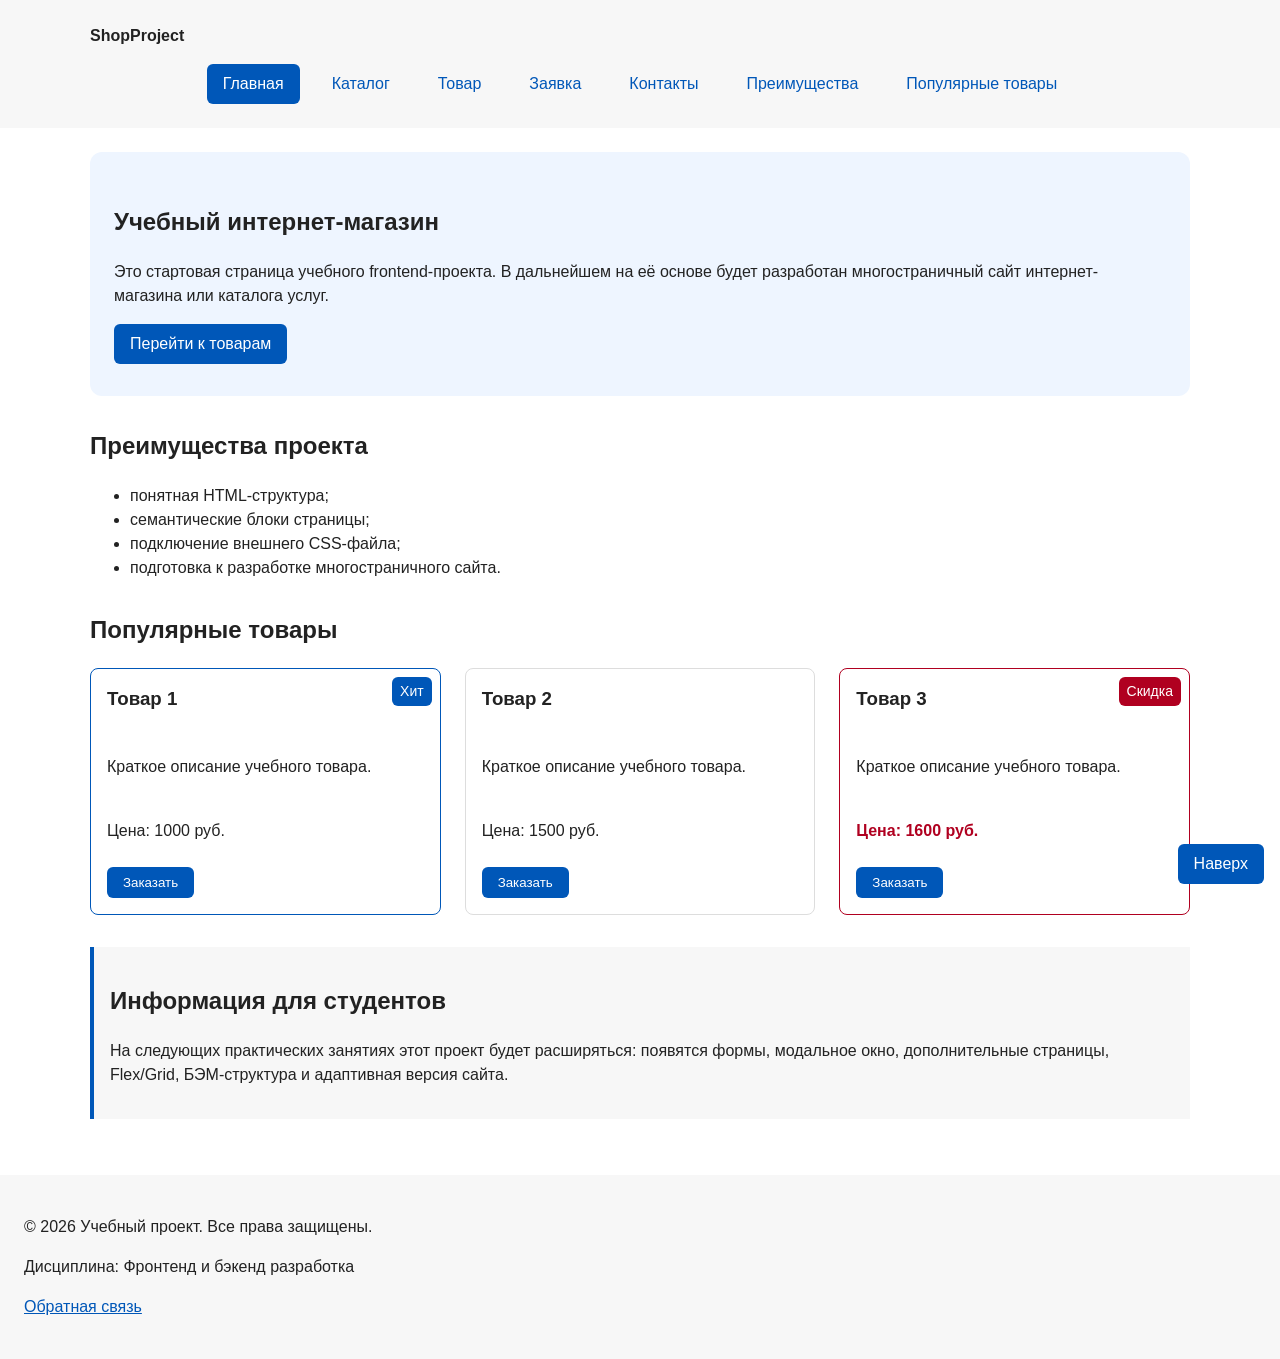
<file: index.html>
<!DOCTYPE html>
<html lang="ru">
<head>
  <meta charset="UTF-8">
  <meta name="viewport" content="width=device-width, initial-scale=1.0">
  <meta name="description" content="Главная страница учебного интернет-магазина: преимущества проекта и популярные товары.">
  <title>Главная — Учебный интернет-магазин</title>
  <link rel="stylesheet" href="css/style.css">
  <script src="js/main.js" defer></script>
</head>
<body id="top">
  <a class="skip-link" href="#main-content">Перейти к содержанию</a>
  <header class="site-header">
    <div class="site-header__inner">
      <a class="site-header__logo" href="index.html">ShopProject</a>

      <nav class="site-nav" aria-label="Основная навигация">
        <ul class="site-nav__list">
          <li class="site-nav__item"><a class="site-nav__link site-nav__link--active" href="index.html" aria-current="page">Главная</a></li>
          <li class="site-nav__item"><a class="site-nav__link" href="catalog.html">Каталог</a></li>
          <li class="site-nav__item"><a class="site-nav__link" href="product.html">Товар</a></li>
          <li class="site-nav__item"><a class="site-nav__link" href="order.html">Заявка</a></li>
          <li class="site-nav__item"><a class="site-nav__link" href="contacts.html">Контакты</a></li>
          <li class="site-nav__item"><a class="site-nav__link" href="index.html#advantages">Преимущества</a></li>
          <li class="site-nav__item"><a class="site-nav__link" href="index.html#popular">Популярные товары</a></li>
        </ul>
      </nav>
    </div>
  </header>

  <main id="main-content">

    <section class="hero">
      <h1 class="hero__title">Учебный интернет-магазин</h1>
      <p class="hero__text">
        Это стартовая страница учебного frontend-проекта.
        В дальнейшем на её основе будет разработан многостраничный сайт
        интернет-магазина или каталога услуг.
      </p>
      <a class="button hero__button" href="#popular">Перейти к товарам</a>
    </section>

    <section class="section" id="advantages">
      <h2 class="section__title">Преимущества проекта</h2>

      <ul class="advantages">
        <li>понятная HTML-структура;</li>
        <li>семантические блоки страницы;</li>
        <li>подключение внешнего CSS-файла;</li>
        <li>подготовка к разработке многостраничного сайта.</li>
      </ul>
    </section>

    <section class="section" id="popular">
      <h2 class="section__title">Популярные товары</h2>

      <div class="products-grid">
        <article class="product-card product-card--featured">
          <span class="product-card__badge">Хит</span>
          <h3 class="product-card__title">Товар 1</h3>
          <p class="product-card__description">Краткое описание учебного товара.</p>
          <p class="product-card__price">Цена: 1000 руб.</p>
          <button class="button product-card__button" type="button" data-product="Товар 1">
            Заказать
          </button>
        </article>

        <article class="product-card">
          <h3 class="product-card__title">Товар 2</h3>
          <p class="product-card__description">Краткое описание учебного товара.</p>
          <p class="product-card__price">Цена: 1500 руб.</p>
          <button class="button product-card__button" type="button" data-product="Товар 2">
            Заказать
          </button>
        </article>

        <article class="product-card product-card--discount">
          <span class="product-card__badge product-card__badge--discount">Скидка</span>
          <h3 class="product-card__title">Товар 3</h3>
          <p class="product-card__description">Краткое описание учебного товара.</p>
          <p class="product-card__price">Цена: 1600 руб.</p>
          <button class="button product-card__button" type="button" data-product="Товар 3">
            Заказать
          </button>
        </article>
      </div>
    </section>

    <aside class="aside-info">
      <h2 class="aside-info__title">Информация для студентов</h2>
      <p class="aside-info__text">
        На следующих практических занятиях этот проект будет расширяться:
        появятся формы, модальное окно, дополнительные страницы, Flex/Grid,
        БЭМ-структура и адаптивная версия сайта.
      </p>
    </aside>
  </main>

  <footer class="site-footer" id="contacts">
    <p class="site-footer__text">&copy; 2026 Учебный проект. Все права защищены.</p>
    <p class="site-footer__text">Дисциплина: Фронтенд и бэкенд разработка</p>
    <p class="site-footer__text"><a href="index.html#contacts">Обратная связь</a></p>
  </footer>

  <dialog class="order-dialog" id="order-dialog" aria-labelledby="order-dialog-title">
    <h2 class="order-dialog__title" id="order-dialog-title">Оформление заявки</h2>

    <form class="order-form" id="order-form" action="#" method="post" novalidate>
      <input id="selected-product" name="selected-product" type="hidden">

      <div class="order-form__field">
        <label class="order-form__label" for="order-name">Имя</label>
        <input
          class="order-form__input"
          id="order-name"
          name="name"
          type="text"
          placeholder="Введите ваше имя"
          minlength="2"
          autocomplete="given-name"
          required
        >
      </div>

      <div class="order-form__field">
        <label class="order-form__label" for="order-email">E-mail</label>
        <input
          class="order-form__input"
          id="order-email"
          name="email"
          type="email"
          placeholder="example@mail.ru"
          autocomplete="email"
          required
        >
      </div>

      <div class="order-form__field">
        <label class="order-form__label" for="order-phone">Телефон</label>
        <input
          class="order-form__input"
          id="order-phone"
          name="phone"
          type="tel"
          inputmode="tel"
          placeholder="+7 (900) 000-00-00"
          pattern="^\+7 \(\d{3}\) \d{3}-\d{2}-\d{2}$"
          required
        >
        <small class="order-form__hint">Формат: +7 (900) 000-00-00</small>
      </div>

      <div class="order-form__field">
        <label class="order-form__label" for="order-date">Дата связи</label>
        <input class="order-form__input" id="order-date" name="date" type="date">
      </div>

      <div class="order-form__field">
        <label class="order-form__label" for="order-topic">Тема заявки</label>
        <select class="order-form__select" id="order-topic" name="topic" required>
          <option value="">Выберите тему</option>
          <option value="product">Заказ товара</option>
          <option value="consultation">Консультация</option>
          <option value="delivery">Доставка</option>
        </select>
      </div>

      <div class="order-form__field">
        <label class="order-form__label" for="order-comment">Комментарий</label>
        <textarea
          class="order-form__textarea"
          id="order-comment"
          name="comment"
          rows="4"
          placeholder="Укажите дополнительную информацию"
        ></textarea>
      </div>

      <div class="order-form__field order-form__field--checkbox">
        <label class="order-form__label">
          <input class="order-form__checkbox" id="order-agreement" name="agreement" type="checkbox" required>
          Я согласен на обработку данных
        </label>
      </div>

      <div class="order-form__actions">
        <button class="button button--secondary" type="button" id="close-order-dialog">Закрыть</button>
        <button class="button button--primary" type="submit">Отправить заявку</button>
      </div>
    </form>
  </dialog>

  <p class="success-message" id="success-message" hidden>
    Форма успешно отправлена!
  </p>

  <a class="button back-to-top" href="#top">Наверх</a>
</body>
</html>
</file>
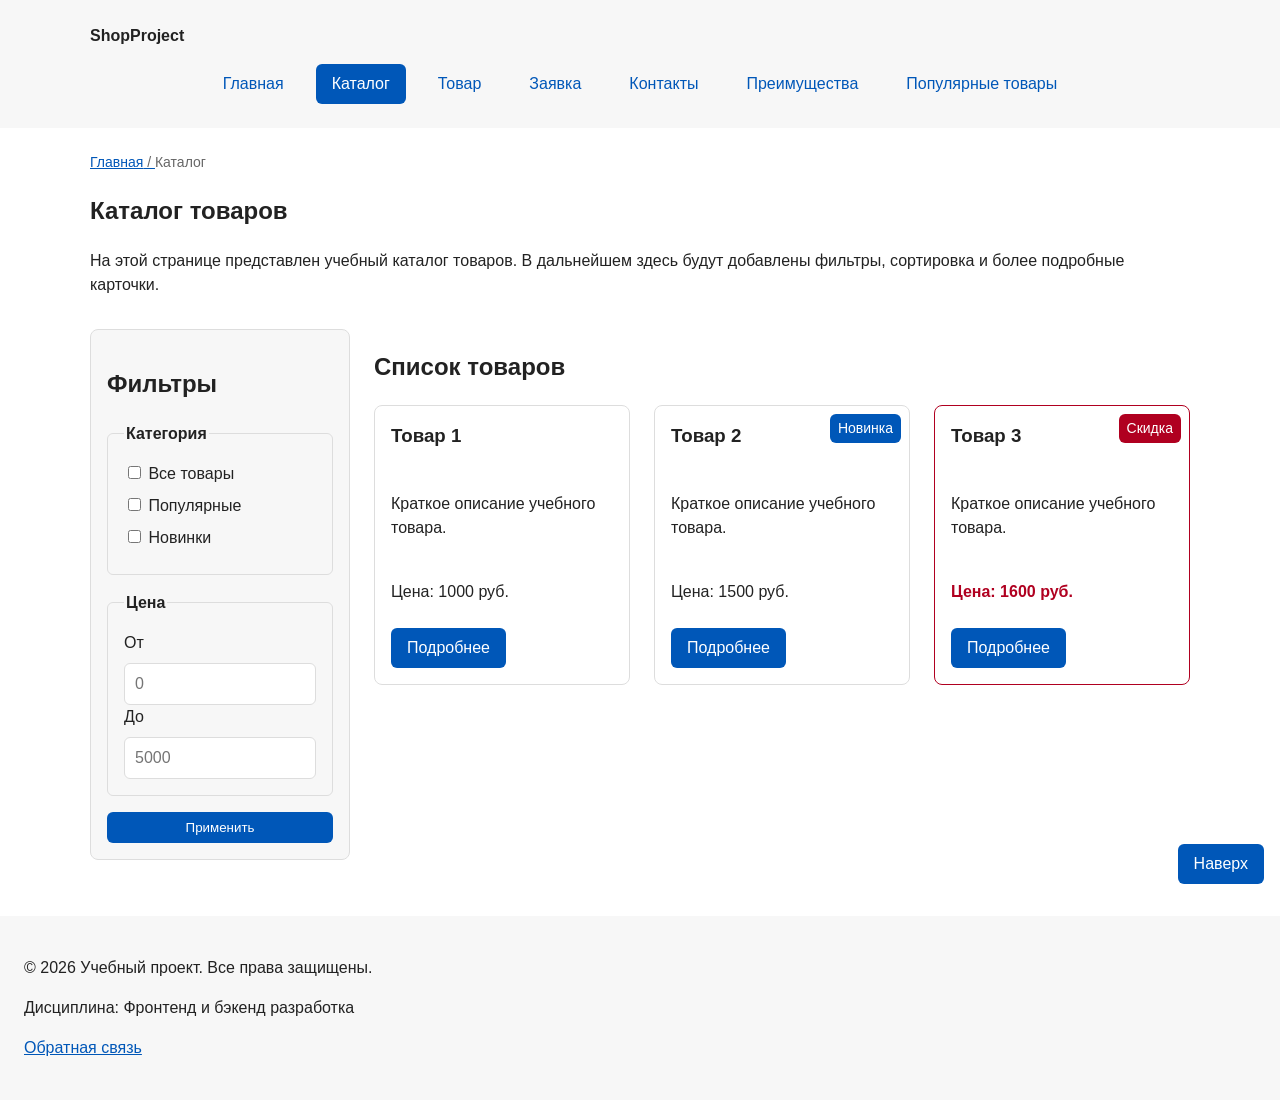
<file: catalog.html>
<!DOCTYPE html>
<html lang="ru">
<head>
  <meta charset="UTF-8">
  <meta name="viewport" content="width=device-width, initial-scale=1.0">
  <meta name="description" content="Каталог товаров учебного интернет-магазина.">
  <title>Каталог товаров — Учебный интернет-магазин</title>
  <link rel="stylesheet" href="css/style.css">
</head>
<body id="top">
  <a class="skip-link" href="#main-content">Перейти к содержанию</a>
  <header class="site-header">
    <div class="site-header__inner">
      <a class="site-header__logo" href="index.html">ShopProject</a>

      <nav class="site-nav" aria-label="Основная навигация">
        <ul class="site-nav__list">
          <li class="site-nav__item"><a class="site-nav__link" href="index.html">Главная</a></li>
          <li class="site-nav__item"><a class="site-nav__link site-nav__link--active" href="catalog.html" aria-current="page">Каталог</a></li>
          <li class="site-nav__item"><a class="site-nav__link" href="product.html">Товар</a></li>
          <li class="site-nav__item"><a class="site-nav__link" href="order.html">Заявка</a></li>
          <li class="site-nav__item"><a class="site-nav__link" href="contacts.html">Контакты</a></li>
          <li class="site-nav__item"><a class="site-nav__link" href="index.html#advantages">Преимущества</a></li>
          <li class="site-nav__item"><a class="site-nav__link" href="index.html#popular">Популярные товары</a></li>
        </ul>
      </nav>
    </div>
  </header>

  <main id="main-content">
    <nav class="breadcrumbs" aria-label="Хлебные крошки">
      <a class="breadcrumbs__link" href="index.html">Главная</a>
      <span class="breadcrumbs__current">Каталог</span>
    </nav>

    <section class="section">
      <h1>Каталог товаров</h1>
      <p>
        На этой странице представлен учебный каталог товаров.
        В дальнейшем здесь будут добавлены фильтры, сортировка и более
        подробные карточки.
      </p>
    </section>

    <section class="catalog-layout">
      <aside class="catalog-filters">
        <h2 class="catalog-filters__title">Фильтры</h2>

        <form class="catalog-filters__form" action="#" method="get">
          <fieldset class="catalog-filters__group">
            <legend class="catalog-filters__legend">Категория</legend>

            <label class="catalog-filters__label">
              <input type="checkbox" name="category" value="all">
              Все товары
            </label>

            <label class="catalog-filters__label">
              <input type="checkbox" name="category" value="popular">
              Популярные
            </label>

            <label class="catalog-filters__label">
              <input type="checkbox" name="category" value="new">
              Новинки
            </label>
          </fieldset>

          <fieldset class="catalog-filters__group">
            <legend class="catalog-filters__legend">Цена</legend>

            <label class="catalog-filters__label" for="price-from">От</label>
            <input class="catalog-filters__input" id="price-from" name="price-from" type="number" min="0" placeholder="0">

            <label class="catalog-filters__label" for="price-to">До</label>
            <input class="catalog-filters__input" id="price-to" name="price-to" type="number" min="0" placeholder="5000">
          </fieldset>

          <button class="button" type="submit">Применить</button>
        </form>
      </aside>

      <section class="catalog-products">
        <h2 class="catalog-products__title">Список товаров</h2>

        <div class="products-grid">
          <article class="product-card">
            <h3 class="product-card__title">Товар 1</h3>
            <p class="product-card__description">Краткое описание учебного товара.</p>
            <p class="product-card__price">Цена: 1000 руб.</p>
            <a class="button product-card__button" href="product.html">Подробнее</a>
          </article>

          <article class="product-card">
            <span class="product-card__badge">Новинка</span>
            <h3 class="product-card__title">Товар 2</h3>
            <p class="product-card__description">Краткое описание учебного товара.</p>
            <p class="product-card__price">Цена: 1500 руб.</p>
            <a class="button product-card__button" href="product.html">Подробнее</a>
          </article>

          <article class="product-card product-card--discount">
            <span class="product-card__badge product-card__badge--discount">Скидка</span>
            <h3 class="product-card__title">Товар 3</h3>
            <p class="product-card__description">Краткое описание учебного товара.</p>
            <p class="product-card__price">Цена: 1600 руб.</p>
            <a class="button product-card__button" href="product.html">Подробнее</a>
          </article>
        </div>
      </section>
    </section>
  </main>

  <footer class="site-footer">
    <p class="site-footer__text">&copy; 2026 Учебный проект. Все права защищены.</p>
    <p class="site-footer__text">Дисциплина: Фронтенд и бэкенд разработка</p>
    <p class="site-footer__text"><a href="index.html#contacts">Обратная связь</a></p>
  </footer>

  <a class="button back-to-top" href="#top">Наверх</a>
</body>
</html>
</file>
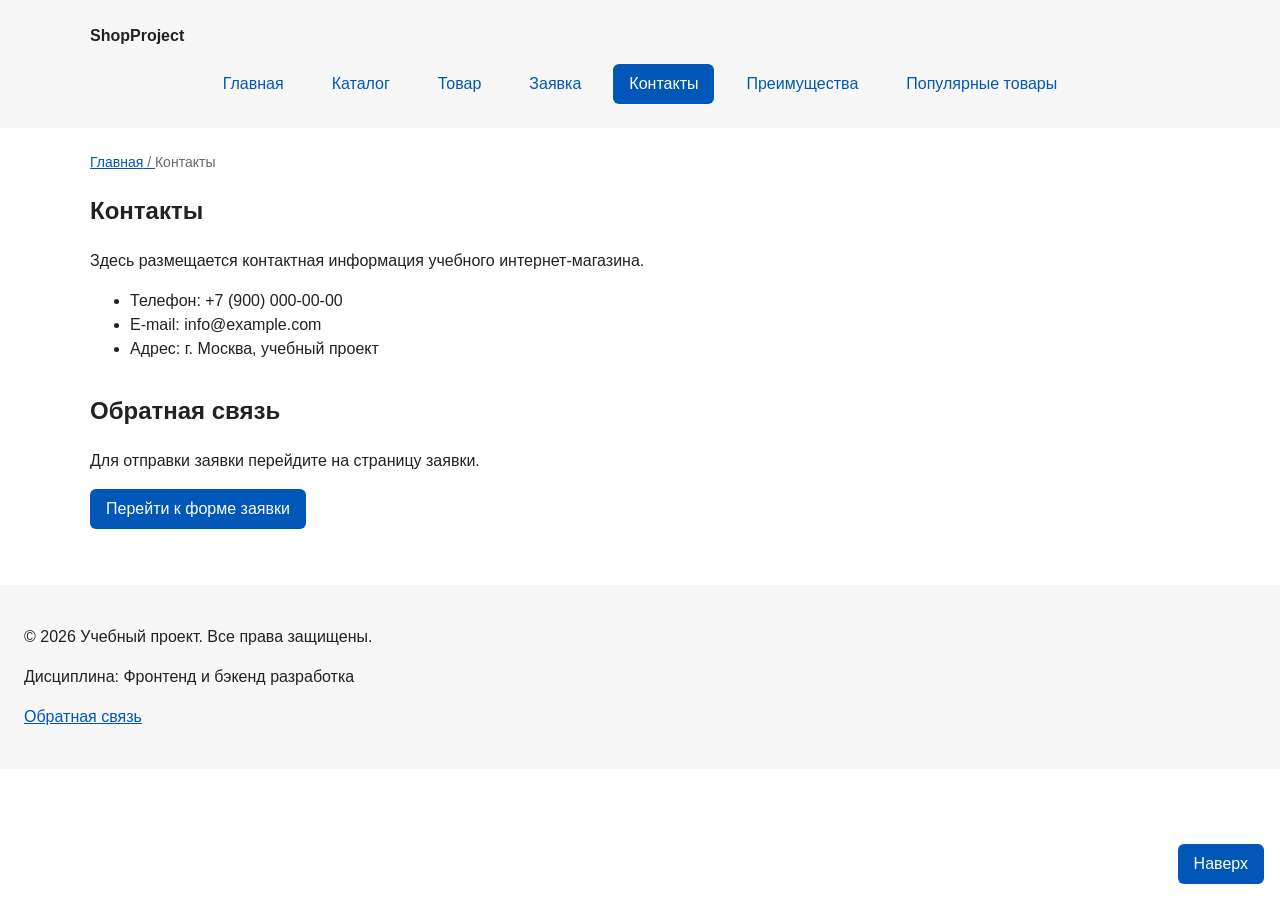
<file: contacts.html>
<!DOCTYPE html>
<html lang="ru">
<head>
  <meta charset="UTF-8">
  <meta name="viewport" content="width=device-width, initial-scale=1.0">
  <meta name="description" content="Контактная информация учебного интернет-магазина.">
  <title>Контакты — Учебный интернет-магазин</title>
  <link rel="stylesheet" href="css/style.css">
</head>
<body id="top">
  <a class="skip-link" href="#main-content">Перейти к содержанию</a>
  <header class="site-header">
    <div class="site-header__inner">
      <a class="site-header__logo" href="index.html">ShopProject</a>

      <nav class="site-nav" aria-label="Основная навигация">
        <ul class="site-nav__list">
          <li class="site-nav__item"><a class="site-nav__link" href="index.html">Главная</a></li>
          <li class="site-nav__item"><a class="site-nav__link" href="catalog.html">Каталог</a></li>
          <li class="site-nav__item"><a class="site-nav__link" href="product.html">Товар</a></li>
          <li class="site-nav__item"><a class="site-nav__link" href="order.html">Заявка</a></li>
          <li class="site-nav__item"><a class="site-nav__link site-nav__link--active" href="contacts.html" aria-current="page">Контакты</a></li>
          <li class="site-nav__item"><a class="site-nav__link" href="index.html#advantages">Преимущества</a></li>
          <li class="site-nav__item"><a class="site-nav__link" href="index.html#popular">Популярные товары</a></li>
        </ul>
      </nav>
    </div>
  </header>

  <main id="main-content">
    <nav class="breadcrumbs" aria-label="Хлебные крошки">
      <a class="breadcrumbs__link" href="index.html">Главная</a>
      <span class="breadcrumbs__current">Контакты</span>
    </nav>

    <section class="section">
      <h1>Контакты</h1>
      <p>Здесь размещается контактная информация учебного интернет-магазина.</p>

      <ul>
        <li>Телефон: +7 (900) 000-00-00</li>
        <li>E-mail: info@example.com</li>
        <li>Адрес: г. Москва, учебный проект</li>
      </ul>
    </section>

    <section class="section" id="feedback">
      <h2 class="section__title">Обратная связь</h2>
      <p>Для отправки заявки перейдите на страницу заявки.</p>
      <a class="button button--primary" href="order.html">Перейти к форме заявки</a>
    </section>
  </main>

  <footer class="site-footer">
    <p class="site-footer__text">&copy; 2026 Учебный проект. Все права защищены.</p>
    <p class="site-footer__text">Дисциплина: Фронтенд и бэкенд разработка</p>
    <p class="site-footer__text"><a href="index.html#contacts">Обратная связь</a></p>
  </footer>

  <a class="button back-to-top" href="#top">Наверх</a>
</body>
</html>
</file>
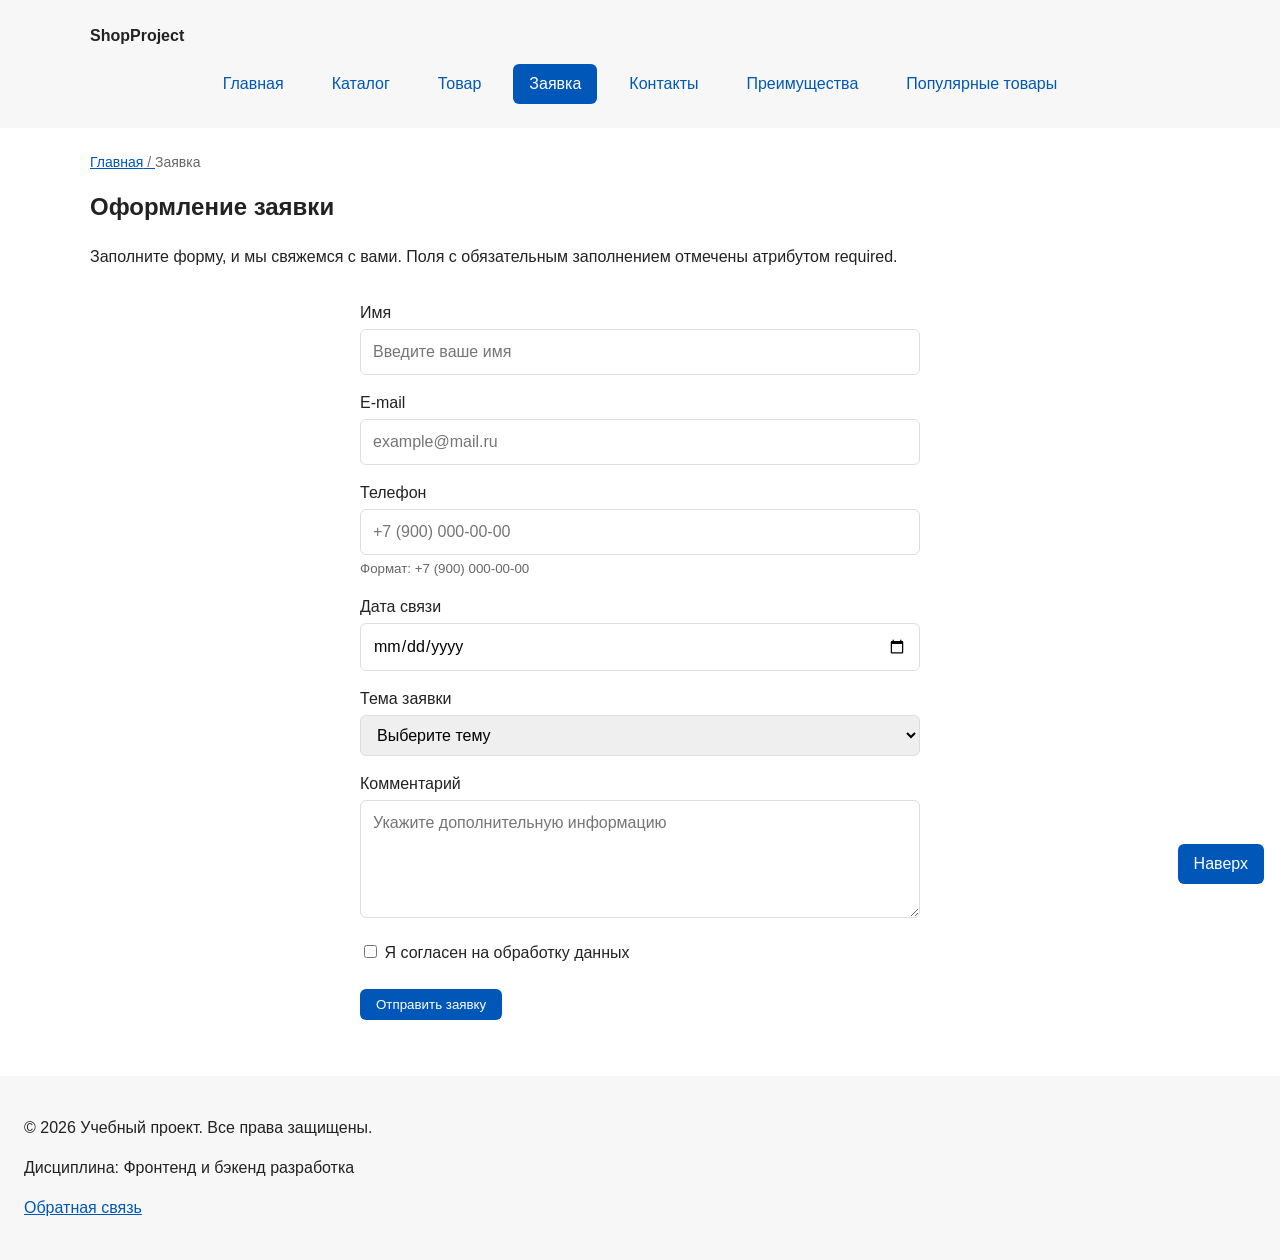
<file: order.html>
<!DOCTYPE html>
<html lang="ru">
<head>
  <meta charset="UTF-8">
  <meta name="viewport" content="width=device-width, initial-scale=1.0">
  <meta name="description" content="Форма заявки на учебные товары: имя, e-mail, телефон, тема и комментарий.">
  <title>Заявка — Учебный интернет-магазин</title>
  <link rel="stylesheet" href="css/style.css">
  <script src="js/main.js" defer></script>
</head>
<body id="top">
  <a class="skip-link" href="#main-content">Перейти к содержанию</a>
  <header class="site-header">
    <div class="site-header__inner">
      <a class="site-header__logo" href="index.html">ShopProject</a>

      <nav class="site-nav" aria-label="Основная навигация">
        <ul class="site-nav__list">
          <li class="site-nav__item"><a class="site-nav__link" href="index.html">Главная</a></li>
          <li class="site-nav__item"><a class="site-nav__link" href="catalog.html">Каталог</a></li>
          <li class="site-nav__item"><a class="site-nav__link" href="product.html">Товар</a></li>
          <li class="site-nav__item"><a class="site-nav__link site-nav__link--active" href="order.html" aria-current="page">Заявка</a></li>
          <li class="site-nav__item"><a class="site-nav__link" href="contacts.html">Контакты</a></li>
          <li class="site-nav__item"><a class="site-nav__link" href="index.html#advantages">Преимущества</a></li>
          <li class="site-nav__item"><a class="site-nav__link" href="index.html#popular">Популярные товары</a></li>
        </ul>
      </nav>
    </div>
  </header>

  <main id="main-content">
    <nav class="breadcrumbs" aria-label="Хлебные крошки">
      <a class="breadcrumbs__link" href="index.html">Главная</a>
      <span class="breadcrumbs__current">Заявка</span>
    </nav>

    <section class="section">
      <h1 class="section__title">Оформление заявки</h1>
      <p>Заполните форму, и мы свяжемся с вами. Поля с обязательным заполнением отмечены атрибутом required.</p>
    </section>

    <section class="section">
      <form class="order-form order-form--page" id="order-form" action="#" method="post" novalidate>
        <div class="order-form__field">
          <label class="order-form__label" for="order-name">Имя</label>
          <input
            class="order-form__input"
            id="order-name"
            name="name"
            type="text"
            placeholder="Введите ваше имя"
            minlength="2"
            autocomplete="given-name"
            required
          >
        </div>

        <div class="order-form__field">
          <label class="order-form__label" for="order-email">E-mail</label>
          <input
            class="order-form__input"
            id="order-email"
            name="email"
            type="email"
            placeholder="example@mail.ru"
            autocomplete="email"
            required
          >
        </div>

        <div class="order-form__field">
          <label class="order-form__label" for="order-phone">Телефон</label>
          <input
            class="order-form__input"
            id="order-phone"
            name="phone"
            type="tel"
            inputmode="tel"
            placeholder="+7 (900) 000-00-00"
            pattern="^\+7 \(\d{3}\) \d{3}-\d{2}-\d{2}$"
            required
          >
          <small class="order-form__hint">Формат: +7 (900) 000-00-00</small>
        </div>

        <div class="order-form__field">
          <label class="order-form__label" for="order-date">Дата связи</label>
          <input class="order-form__input" id="order-date" name="date" type="date">
        </div>

        <div class="order-form__field">
          <label class="order-form__label" for="order-topic">Тема заявки</label>
          <select class="order-form__select" id="order-topic" name="topic" required>
            <option value="">Выберите тему</option>
            <option value="product">Заказ товара</option>
            <option value="consultation">Консультация</option>
            <option value="delivery">Доставка</option>
          </select>
        </div>

        <div class="order-form__field">
          <label class="order-form__label" for="order-comment">Комментарий</label>
          <textarea
            class="order-form__textarea"
            id="order-comment"
            name="comment"
            rows="4"
            placeholder="Укажите дополнительную информацию"
          ></textarea>
        </div>

        <div class="order-form__field order-form__field--checkbox">
          <label class="order-form__label">
            <input class="order-form__checkbox" id="order-agreement" name="agreement" type="checkbox" required>
            Я согласен на обработку данных
          </label>
        </div>

        <div class="order-form__actions">
          <button class="button button--primary" type="submit">Отправить заявку</button>
        </div>
      </form>
      <p class="success-message" id="success-message" hidden>
        Форма успешно отправлена!
      </p>
    </section>
  </main>

  <footer class="site-footer">
    <p class="site-footer__text">&copy; 2026 Учебный проект. Все права защищены.</p>
    <p class="site-footer__text">Дисциплина: Фронтенд и бэкенд разработка</p>
    <p class="site-footer__text"><a href="index.html#contacts">Обратная связь</a></p>
  </footer>

  <a class="button back-to-top" href="#top">Наверх</a>
</body>
</html>
</file>
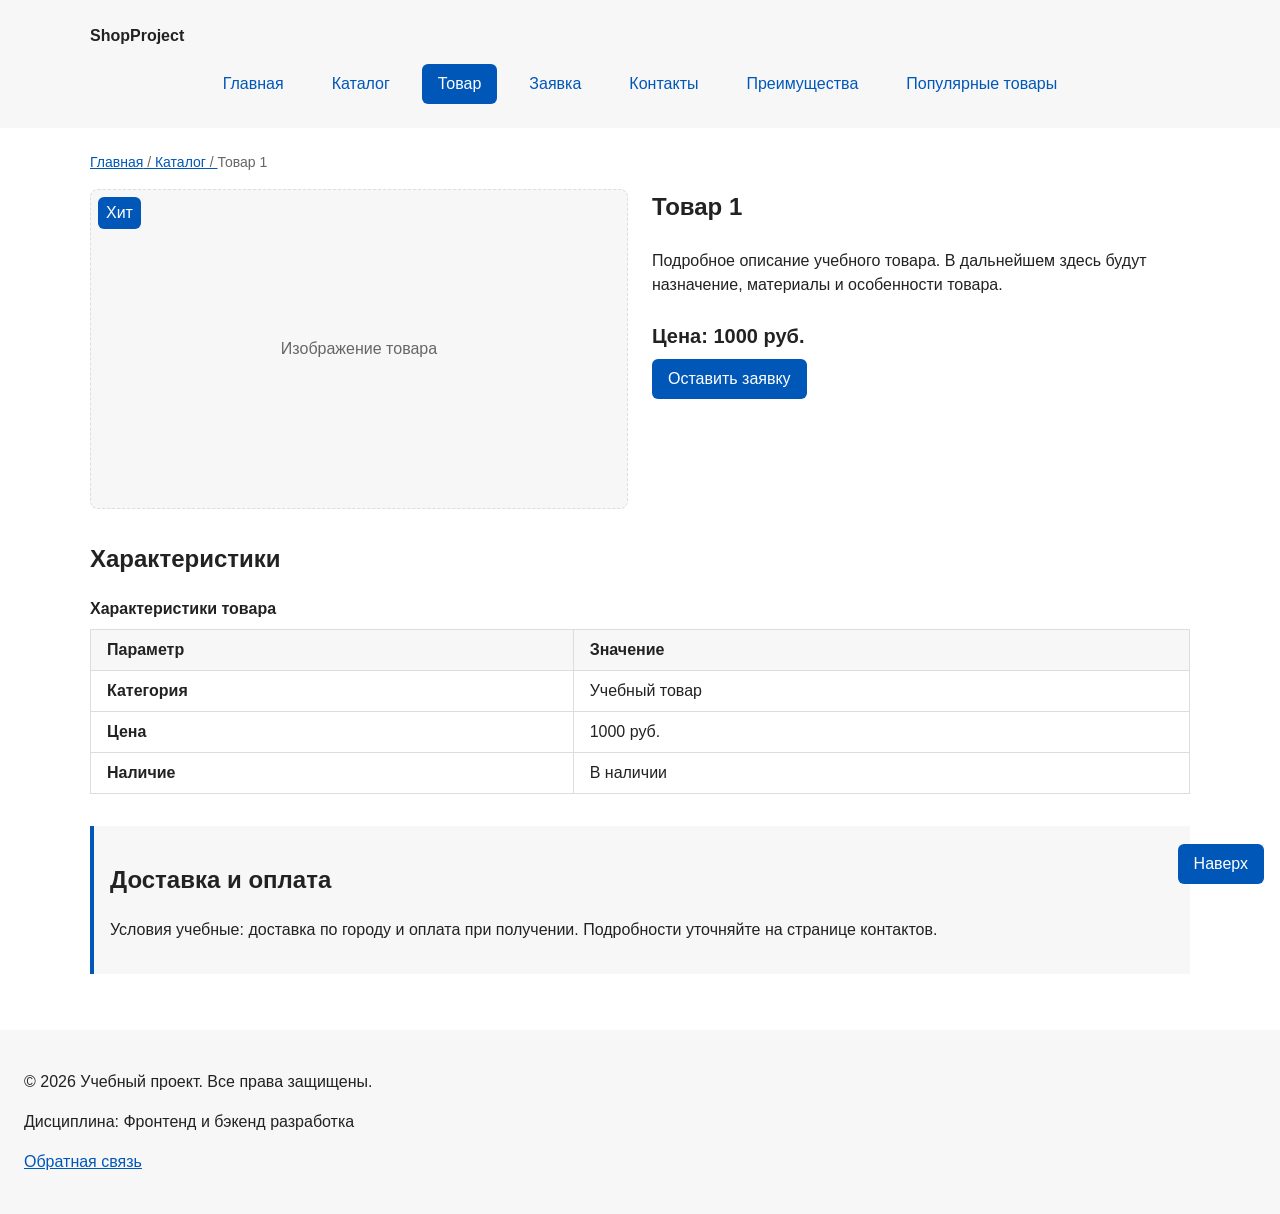
<file: product.html>
<!DOCTYPE html>
<html lang="ru">
<head>
  <meta charset="UTF-8">
  <meta name="viewport" content="width=device-width, initial-scale=1.0">
  <meta name="description" content="Карточка учебного товара: описание, характеристики и цена.">
  <title>Товар 1 — Учебный интернет-магазин</title>
  <link rel="stylesheet" href="css/style.css">
  <script src="js/main.js" defer></script>
</head>
<body id="top">
  <a class="skip-link" href="#main-content">Перейти к содержанию</a>
  <header class="site-header">
    <div class="site-header__inner">
      <a class="site-header__logo" href="index.html">ShopProject</a>

      <nav class="site-nav" aria-label="Основная навигация">
        <ul class="site-nav__list">
          <li class="site-nav__item"><a class="site-nav__link" href="index.html">Главная</a></li>
          <li class="site-nav__item"><a class="site-nav__link" href="catalog.html">Каталог</a></li>
          <li class="site-nav__item"><a class="site-nav__link site-nav__link--active" href="product.html" aria-current="page">Товар</a></li>
          <li class="site-nav__item"><a class="site-nav__link" href="order.html">Заявка</a></li>
          <li class="site-nav__item"><a class="site-nav__link" href="contacts.html">Контакты</a></li>
          <li class="site-nav__item"><a class="site-nav__link" href="index.html#advantages">Преимущества</a></li>
          <li class="site-nav__item"><a class="site-nav__link" href="index.html#popular">Популярные товары</a></li>
        </ul>
      </nav>
    </div>
  </header>

  <main id="main-content">
    <nav class="breadcrumbs" aria-label="Хлебные крошки">
      <a class="breadcrumbs__link" href="index.html">Главная</a>
      <a class="breadcrumbs__link" href="catalog.html">Каталог</a>
      <span class="breadcrumbs__current">Товар 1</span>
    </nav>

    <article class="product-page">
      <div class="product-page__media">
        <div class="product-page__image" role="img" aria-label="Заглушка для изображения товара 1">
          Изображение товара
        </div>
        <span class="product-page__badge">Хит</span>
      </div>

      <div class="product-page__info">
        <h1 class="product-page__title">Товар 1</h1>
        <p class="product-page__description">
          Подробное описание учебного товара. В дальнейшем здесь будут
          назначение, материалы и особенности товара.
        </p>
        <p class="product-page__price">Цена: 1000 руб.</p>
        <a class="button button--primary" href="order.html">Оставить заявку</a>
      </div>
    </article>

    <section class="section">
      <h2 class="section__title">Характеристики</h2>

      <table class="product-table">
        <caption>Характеристики товара</caption>
        <thead>
          <tr>
            <th scope="col">Параметр</th>
            <th scope="col">Значение</th>
          </tr>
        </thead>
        <tbody>
          <tr>
            <th scope="row">Категория</th>
            <td>Учебный товар</td>
          </tr>
          <tr>
            <th scope="row">Цена</th>
            <td>1000 руб.</td>
          </tr>
          <tr>
            <th scope="row">Наличие</th>
            <td>В наличии</td>
          </tr>
        </tbody>
      </table>
    </section>

    <aside class="aside-info">
      <h2 class="aside-info__title">Доставка и оплата</h2>
      <p class="aside-info__text">
        Условия учебные: доставка по городу и оплата при получении.
        Подробности уточняйте на странице контактов.
      </p>
    </aside>
  </main>

  <footer class="site-footer">
    <p class="site-footer__text">&copy; 2026 Учебный проект. Все права защищены.</p>
    <p class="site-footer__text">Дисциплина: Фронтенд и бэкенд разработка</p>
    <p class="site-footer__text"><a href="index.html#contacts">Обратная связь</a></p>
  </footer>

  <a class="button back-to-top" href="#top">Наверх</a>
</body>
</html>
</file>
<file: css/style.css>
:root {

  --color-bg: #ffffff;
  --color-text: #222222;
  --color-muted: #666666;
  --color-primary: #0057b8;
  --color-primary-dark: #003f86;
  --color-border: #dddddd;
  --color-surface: #f7f7f7;
  --color-surface-accent: #eef5ff;
  --color-danger: #b00020;
  --color-success: #168a2f;
  --color-success-bg: #eefaf0;
  --color-white: #ffffff;

  --space-xs: 4px;
  --space-sm: 8px;
  --space-md: 16px;
  --space-lg: 24px;
  --space-xl: 32px;

  --radius-sm: 6px;
  --radius-md: 8px;
  --radius-lg: 12px;

  --container-width: 1100px;
}

* {
  box-sizing: border-box;
}

body {
  margin: 0;
  font-family: Arial, sans-serif;
  line-height: 1.5;
  color: var(--color-text);
  background-color: var(--color-bg);
}

main {
  padding: var(--space-lg);
}

a {
  color: var(--color-primary);
}

a:hover {
  color: var(--color-primary-dark);
}

a:focus-visible {
  outline: 2px solid var(--color-primary);
  outline-offset: 3px;
}

.site-header {
  position: sticky;
  top: 0;
  z-index: 20;
  padding: var(--space-lg);
  background-color: var(--color-surface);
}

.site-header__inner {
  max-width: var(--container-width);
  margin: 0 auto;
}

.site-header__logo {
  font-weight: bold;
  text-decoration: none;
  color: var(--color-text);
}

.site-nav__list {
  display: flex;
  flex-wrap: wrap;
  justify-content: center;
  align-items: center;
  gap: var(--space-md);
  padding: 0;
  margin: var(--space-md) 0 0;
  list-style: none;
}

.site-nav__link {
  display: inline-block;
  padding: var(--space-sm) var(--space-md);
  color: var(--color-primary);
  text-decoration: none;
  border-radius: var(--radius-sm);
}

.site-nav__link:hover {
  color: var(--color-white);
  background-color: var(--color-primary);
}

.site-nav__link:focus-visible {
  outline: 2px solid var(--color-primary);
  outline-offset: 3px;
}

.site-nav__link--active {
  color: var(--color-white);
  background-color: var(--color-primary);
}

.site-footer {
  padding: var(--space-lg);
  background-color: var(--color-surface);
}

.hero {
  max-width: var(--container-width);
  margin: 0 auto var(--space-xl);
  padding: var(--space-xl) var(--space-lg);
  background-color: var(--color-surface-accent);
  border-radius: var(--radius-lg);
}

.section {
  max-width: var(--container-width);
  margin: 0 auto var(--space-xl);
}

.section__title {
  margin-top: 0;
}

.button {
  display: inline-block;
  padding: var(--space-sm) var(--space-md);
  color: var(--color-white);
  background-color: var(--color-primary);
  text-decoration: none;
  border: none;
  border-radius: var(--radius-sm);
  cursor: pointer;
}

.button:hover {
  background-color: var(--color-primary-dark);
}

.button--primary:hover {
  background-color: var(--color-primary-dark);
}

.button--disabled {
  opacity: 0.6;
  cursor: not-allowed;
}

.button:focus-visible {
  outline: 2px solid var(--color-primary);
  outline-offset: 3px;
}

.button:disabled {
  opacity: 0.6;
  cursor: not-allowed;
}

.button--primary {
  color: var(--color-white);
  background-color: var(--color-primary);
}

.button--secondary {
  color: var(--color-primary);
  background-color: transparent;
  border: 1px solid var(--color-primary);
}

.button--secondary:hover {
  color: var(--color-white);
  background-color: var(--color-primary);
}

.products-grid {
  display: grid;
  grid-template-columns: repeat(3, 1fr);
  gap: var(--space-lg);
}

.product-card {
  position: relative;
  display: flex;
  flex-direction: column;
  gap: var(--space-sm);
  margin-bottom: 0;
  padding: var(--space-md);
  border: 1px solid var(--color-border);
  border-radius: var(--radius-md);
  background-color: var(--color-bg);
}

.product-card:hover {
  border-color: var(--color-primary);
}

.product-card--featured {
  border-color: var(--color-primary);
}

.product-card__title {
  margin-top: 0;
}

.product-card__button {
  margin-top: auto;
  align-self: flex-start;
}

.aside-info {
  max-width: var(--container-width);
  margin: 0 auto var(--space-xl);
  padding: var(--space-md);
  border-left: 4px solid var(--color-primary);
  background-color: var(--color-surface);
}

.order-dialog {
  width: min(100% - 32px, 560px);
  padding: var(--space-lg);
  border: none;
  border-radius: var(--radius-lg);
}

.order-dialog::backdrop {
  background-color: rgba(0, 0, 0, 0.5);
}

.order-dialog__title {
  margin-top: 0;
}

.order-form__field {
  margin-bottom: var(--space-md);
}

.order-form__label {
  display: block;
  margin-bottom: var(--space-xs);
}

.order-form__input,
.order-form__select,
.order-form__textarea {
  width: 100%;
  padding: 10px 12px;
  border: 1px solid var(--color-border);
  border-radius: var(--radius-sm);
  font: inherit;
}

.order-form__input:hover,
.order-form__select:hover,
.order-form__textarea:hover {
  border-color: var(--color-primary);
}

.order-form__input:focus-visible,
.order-form__select:focus-visible,
.order-form__textarea:focus-visible {
  outline: 2px solid var(--color-primary);
  outline-offset: 3px;
}

.order-form__checkbox {
  width: auto;
}

.order-form__hint {
  display: block;
  margin-top: var(--space-xs);
  color: var(--color-muted);
}

.order-form__actions {
  display: flex;
  gap: var(--space-md);
  margin-top: var(--space-lg);
}

[aria-invalid="true"] {
  border-color: var(--color-danger);
}

.success-message {
  max-width: var(--container-width);
  margin: var(--space-lg) auto;
  padding: var(--space-md);
  border-left: 4px solid var(--color-success);
  background-color: var(--color-success-bg);
}

html {
  scroll-behavior: smooth;
}

:target {
  outline: 2px dashed var(--color-primary);
  outline-offset: 4px;
}

.breadcrumbs {
  max-width: var(--container-width);
  margin: 0 auto var(--space-md);
  font-size: 14px;
  color: var(--color-muted);
}

.breadcrumbs__link {
  color: var(--color-primary);
}

.breadcrumbs__link::after {
  content: " / ";
  color: var(--color-muted);
}

.catalog-layout {
  max-width: var(--container-width);
  margin: 0 auto var(--space-xl);
  display: grid;
  grid-template-columns: 260px 1fr;
  grid-template-areas: "filters products";
  gap: var(--space-lg);
}

.catalog-filters {
  grid-area: filters;
  align-self: start;
  position: sticky;
  top: 96px;
  padding: var(--space-md);
  border: 1px solid var(--color-border);
  border-radius: var(--radius-md);
  background-color: var(--color-surface);
}

.catalog-products {
  grid-area: products;
}

.catalog-filters__form {
  display: grid;
  gap: var(--space-md);
}

.catalog-filters__group {
  margin: 0;
  padding: var(--space-md);
  border: 1px solid var(--color-border);
  border-radius: var(--radius-sm);
}

.catalog-filters__legend {
  font-weight: 700;
}

.catalog-filters__label {
  display: block;
  margin-bottom: var(--space-sm);
}

.catalog-filters__input {
  width: 100%;
  padding: 8px 10px;
  border: 1px solid var(--color-border);
  border-radius: var(--radius-sm);
  font: inherit;
}

.back-to-top {
  position: fixed;
  right: var(--space-md);
  bottom: var(--space-md);
  z-index: 10;
}

/* ---------- Практическая работа 8: бейджи, скидка, страница товара, заявка ---------- */

/* Пропуск к содержанию для клавиатуры */
.skip-link {
  position: absolute;
  top: -100px;
  left: var(--space-md);
  z-index: 30;
  padding: var(--space-sm) var(--space-md);
  color: var(--color-white);
  background-color: var(--color-primary);
  border-radius: var(--radius-sm);
}

.skip-link:focus {
  top: var(--space-sm);
}

/* Бейдж внутри карточки: позиционируется относительно product-card (position: relative) */
.product-card__badge {
  position: absolute;
  top: var(--space-sm);
  right: var(--space-sm);
  padding: 4px 8px;
  font-size: 14px;
  color: var(--color-white);
  background-color: var(--color-primary);
  border-radius: var(--radius-sm);
}

.product-card__badge--discount {
  background-color: var(--color-danger);
}

/* Вариант карточки: товар со скидкой */
.product-card--discount {
  border-color: var(--color-danger);
}

.product-card--discount .product-card__price {
  color: var(--color-danger);
  font-weight: 700;
}

/* Страница карточки товара */
.product-page {
  max-width: var(--container-width);
  margin: 0 auto var(--space-xl);
  display: grid;
  grid-template-columns: repeat(2, 1fr);
  gap: var(--space-lg);
}

.product-page__media {
  position: relative;
}

.product-page__image {
  display: flex;
  align-items: center;
  justify-content: center;
  min-height: 320px;
  border: 1px dashed var(--color-border);
  border-radius: var(--radius-md);
  background-color: var(--color-surface);
  color: var(--color-muted);
}

.product-page__badge {
  position: absolute;
  top: var(--space-sm);
  left: var(--space-sm);
  padding: 4px 8px;
  color: var(--color-white);
  background-color: var(--color-primary);
  border-radius: var(--radius-sm);
}

.product-page__info {
  display: flex;
  flex-direction: column;
  align-items: flex-start;
  gap: var(--space-sm);
}

.product-page__title,
.product-page__price {
  margin: 0;
}

.product-page__price {
  font-size: 20px;
  font-weight: 700;
}

@media (max-width: 640px) {
  .product-page {
    grid-template-columns: 1fr;
  }
}

/* Таблица характеристик */
.product-table {
  width: 100%;
  border-collapse: collapse;
}

.product-table caption {
  margin-bottom: var(--space-sm);
  font-weight: 700;
  text-align: left;
}

.product-table th,
.product-table td {
  padding: var(--space-sm) var(--space-md);
  border: 1px solid var(--color-border);
  text-align: left;
}

.product-table thead th {
  background-color: var(--color-surface);
}

/* Форма заявки на отдельной странице */
.order-form--page {
  max-width: 560px;
  margin: 0 auto;
}
</file>
